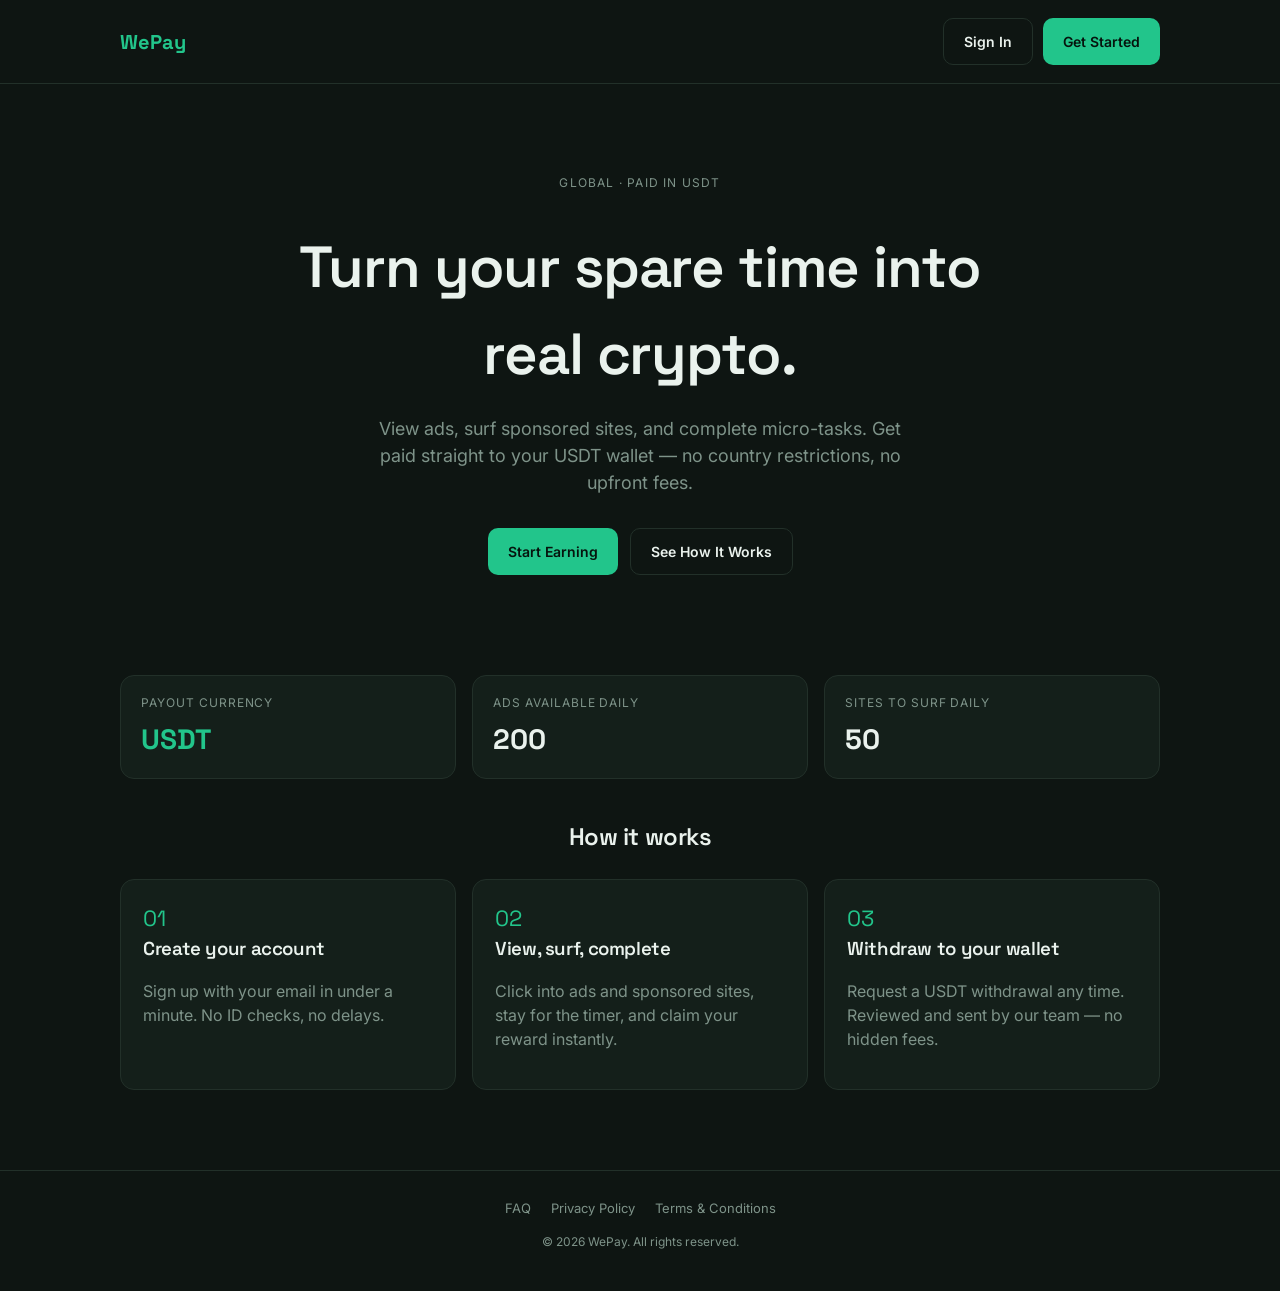
<file: index.html>
<!DOCTYPE html>
<html lang="en">
<head>
<meta charset="UTF-8">
<meta name="viewport" content="width=device-width, initial-scale=1.0">
<title>WePay — Earn Real USDT Online</title>
     <meta name="description" content="Access available online tasks, track your rewards and review withdrawal requests with WePay." />
    <meta property="og:title" content="Skill — USDT payout since 2022" />
    <meta property="og:description" content="Access available online tasks, track your rewards and review withdrawal requests with WePay." />
    <meta property="og:image" content="https://i.ibb.co/spwwsr0Z/file-000000009a40820abc01b8e87c759ca1.png" />
    <meta property="og:type" content="website" />
    <meta name="twitter:card" content="summary_large_image" />
    <meta name="twitter:title" content="WePay — Paying USDT since 2022 " />
    <meta name="twitter:description" content="Access available online tasks, track your rewards and review withdrawal requests with WePay." />
    <meta name="twitter:image" content="https://i.ibb.co/spwwsr0Z/file-000000009a40820abc01b8e87c759ca1.png" />
<meta name="description" content="Complete simple online tasks, view ads, and surf sites to earn real USDT. Withdraw to your crypto wallet anytime.">
<link rel="preconnect" href="https://fonts.googleapis.com">
<link href="https://fonts.googleapis.com/css2?family=Space+Grotesk:wght@600;700&family=Inter:wght@400;500;600&display=swap" rel="stylesheet">
<link rel="stylesheet" href="assets/style.css">
  <link rel="icon" type="image/svg+xml" href="data:image/svg+xml,<svg xmlns=%22http://www.w3.org/2000/svg%22 viewBox=%220 0 100 100%22><text y=%22.9em%22 font-size=%2290%22>🚀</text></svg>">

</head>
<body>

<div style="border-bottom:1px solid var(--line);">
  <div class="wp-container" style="display:flex; align-items:center; justify-content:space-between; padding:18px 20px;">
    <span class="wp-logo" style="font-family:'Space Grotesk'; font-weight:700; font-size:20px; color:var(--accent);">WePay</span>
    <div style="display:flex; gap:10px;">
      <a href="login" class="btn btn-outline">Sign In</a>
      <a href="register" class="btn btn-primary">Get Started</a>
    </div>
  </div>
</div>

<section class="hero">
  <p class="muted" style="letter-spacing:.1em; text-transform:uppercase; font-size:12px;">Global · Paid in USDT</p>
  <h1>Turn your spare time into real crypto.</h1>
  <p>View ads, surf sponsored sites, and complete micro-tasks. Get paid straight to your USDT wallet — no country restrictions, no upfront fees.</p>
  <div class="hero-actions">
    <a href="register" class="btn btn-primary">Start Earning</a>
    <a href="faq" class="btn btn-outline">See How It Works</a>
  </div>
</section>

<div class="wp-container wp-grid cols-3 mt-40">
  <div class="stat"><div class="label">Payout Currency</div><div class="value accent">USDT</div></div>
  <div class="stat"><div class="label">Ads Available Daily</div><div class="value">200</div></div>
  <div class="stat"><div class="label">Sites to Surf Daily</div><div class="value">50</div></div>
</div>

<div class="wp-container mt-40" style="padding-bottom:80px;">
  <h2 class="center">How it works</h2>
  <div class="wp-grid cols-3 mt-24">
    <div class="card">
      <div class="reward" style="color:var(--accent); font-family:'Space Grotesk'; font-size:22px;">01</div>
      <h3>Create your account</h3>
      <p class="muted">Sign up with your email in under a minute. No ID checks, no delays.</p>
    </div>
    <div class="card">
      <div class="reward" style="color:var(--accent); font-family:'Space Grotesk'; font-size:22px;">02</div>
      <h3>View, surf, complete</h3>
      <p class="muted">Click into ads and sponsored sites, stay for the timer, and claim your reward instantly.</p>
    </div>
    <div class="card">
      <div class="reward" style="color:var(--accent); font-family:'Space Grotesk'; font-size:22px;">03</div>
      <h3>Withdraw to your wallet</h3>
      <p class="muted">Request a USDT withdrawal any time. Reviewed and sent by our team — no hidden fees.</p>
    </div>
  </div>
</div>


<footer style="border-top:1px solid var(--line); padding:28px 20px; text-align:center;">
  <div class="wp-container" style="display:flex; justify-content:center; gap:20px; flex-wrap:wrap;">
    <a href="faq" class="muted" style="font-size:13px;">FAQ</a>
    <a href="privacy" class="muted" style="font-size:13px;">Privacy Policy</a>
    <a href="terms" class="muted" style="font-size:13px;">Terms & Conditions</a>
  </div>
  <p class="muted" style="font-size:12px; margin-top:14px;">© 2026 WePay. All rights reserved.</p>
</footer>

</body>
</html>
</file>
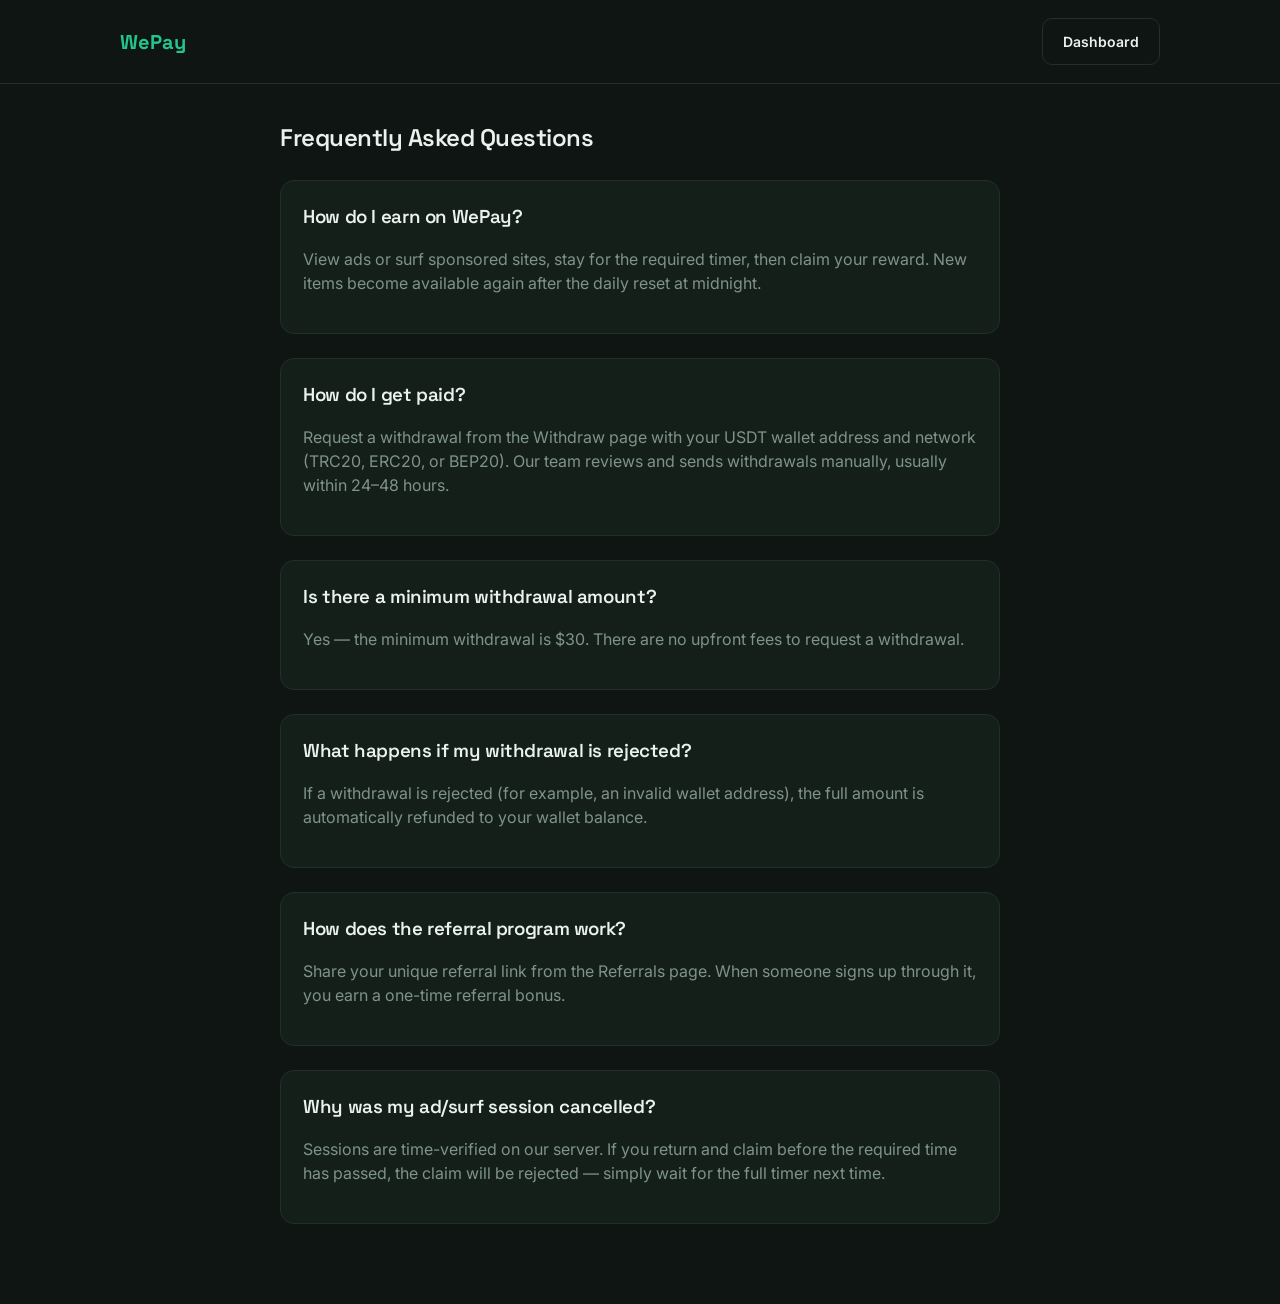
<file: faq.html>
<!DOCTYPE html>
<html lang="en">
<head>
<meta charset="UTF-8"><meta name="viewport" content="width=device-width, initial-scale=1.0">
<title>FAQ — WePay</title>
<link href="https://fonts.googleapis.com/css2?family=Space+Grotesk:wght@600;700&family=Inter:wght@400;500;600&display=swap" rel="stylesheet">
<link rel="stylesheet" href="assets/style.css">
  <link rel="icon" type="image/svg+xml" href="data:image/svg+xml,<svg xmlns=%22http://www.w3.org/2000/svg%22 viewBox=%220 0 100 100%22><text y=%22.9em%22 font-size=%2290%22>❓</text></svg>">

</head>
<body>
<div style="border-bottom:1px solid var(--line);">
  <div class="wp-container" style="display:flex; align-items:center; justify-content:space-between; padding:18px 20px;">
    <a href="index" class="wp-logo" style="font-family:'Space Grotesk'; font-weight:700; font-size:20px; color:var(--accent);">WePay</a>
    <a href="dashboard" class="btn btn-outline">Dashboard</a>
  </div>
</div>

<div class="wp-container wp-page" style="max-width:760px;">
  <h2>Frequently Asked Questions</h2>

  <div class="card mt-24">
    <h3>How do I earn on WePay?</h3>
    <p class="muted">View ads or surf sponsored sites, stay for the required timer, then claim your reward. New items become available again after the daily reset at midnight.</p>
  </div>
  <div class="card mt-24">
    <h3>How do I get paid?</h3>
    <p class="muted">Request a withdrawal from the Withdraw page with your USDT wallet address and network (TRC20, ERC20, or BEP20). Our team reviews and sends withdrawals manually, usually within 24–48 hours.</p>
  </div>
  <div class="card mt-24">
    <h3>Is there a minimum withdrawal amount?</h3>
    <p class="muted">Yes — the minimum withdrawal is $30. There are no upfront fees to request a withdrawal.</p>
  </div>
  <div class="card mt-24">
    <h3>What happens if my withdrawal is rejected?</h3>
    <p class="muted">If a withdrawal is rejected (for example, an invalid wallet address), the full amount is automatically refunded to your wallet balance.</p>
  </div>
  <div class="card mt-24">
    <h3>How does the referral program work?</h3>
    <p class="muted">Share your unique referral link from the Referrals page. When someone signs up through it, you earn a one-time referral bonus.</p>
  </div>
  <div class="card mt-24">
    <h3>Why was my ad/surf session cancelled?</h3>
    <p class="muted">Sessions are time-verified on our server. If you return and claim before the required time has passed, the claim will be rejected — simply wait for the full timer next time.</p>
  </div>
</div>
</body>
</html>
</file>
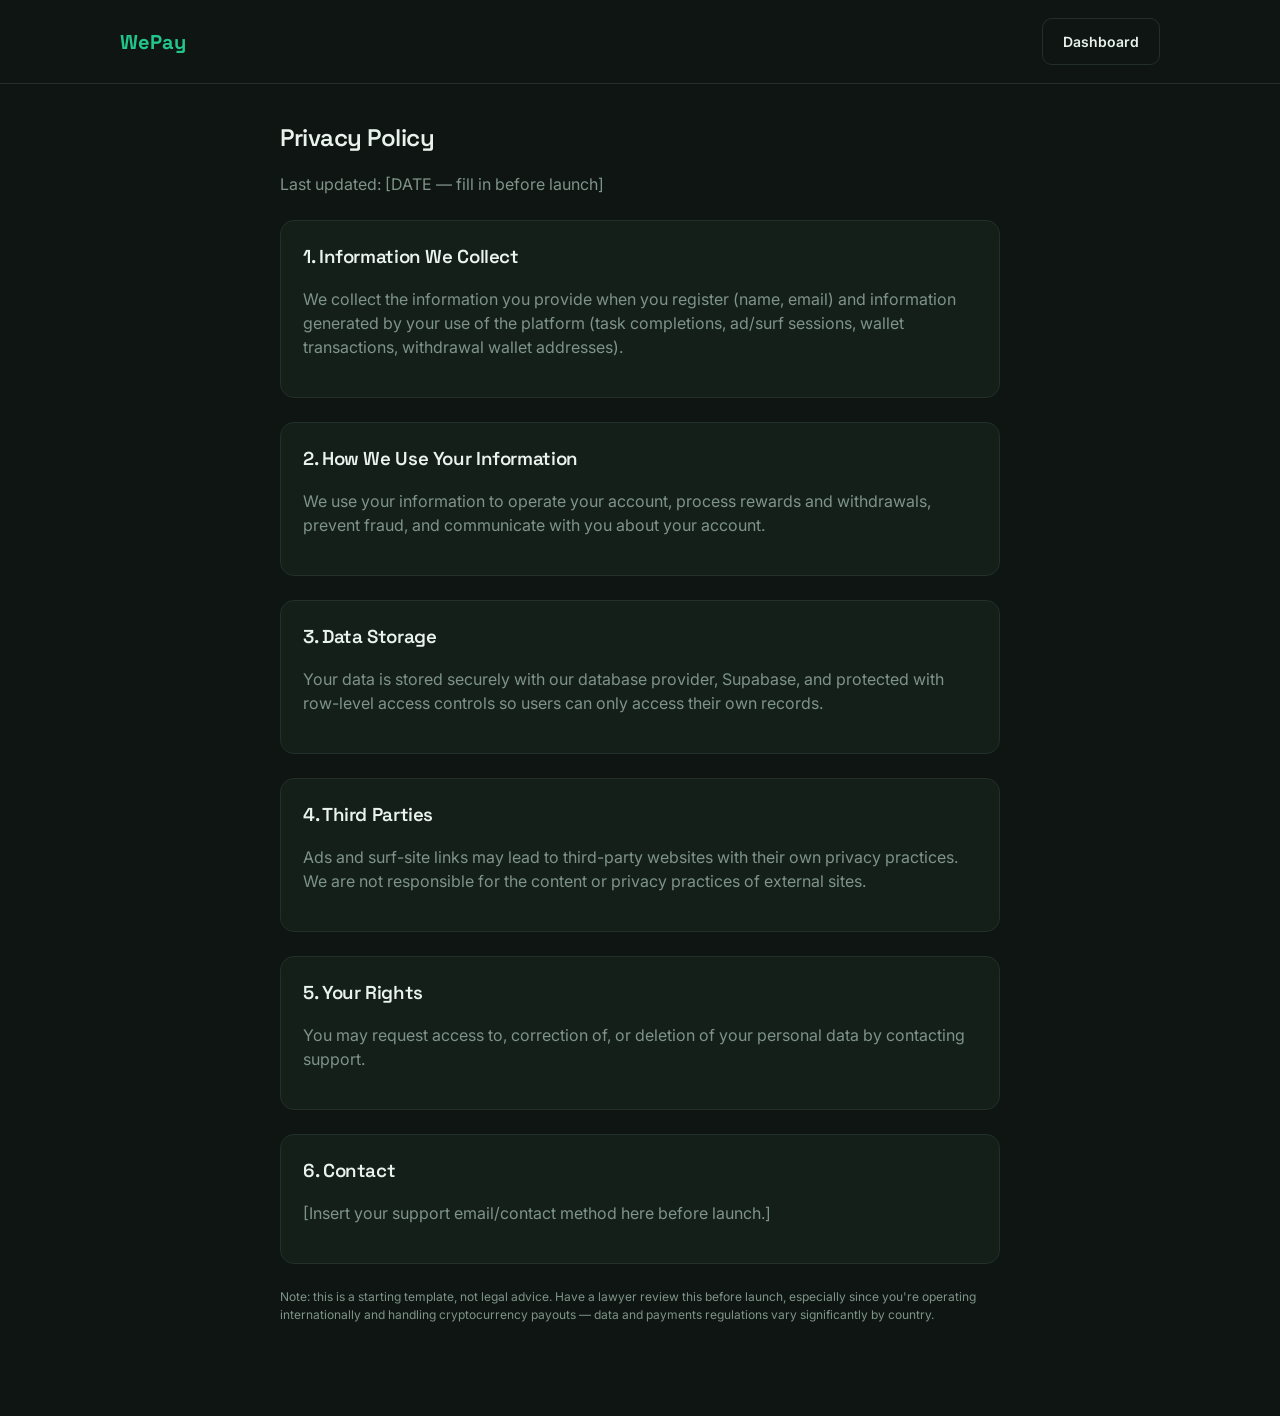
<file: privacy.html>
<!DOCTYPE html>
<html lang="en">
<head>
<meta charset="UTF-8"><meta name="viewport" content="width=device-width, initial-scale=1.0">
<title>Privacy Policy — WePay</title>
<link href="https://fonts.googleapis.com/css2?family=Space+Grotesk:wght@600;700&family=Inter:wght@400;500;600&display=swap" rel="stylesheet">
<link rel="stylesheet" href="assets/style.css">
  <link rel="icon" type="image/svg+xml" href="data:image/svg+xml,<svg xmlns=%22http://www.w3.org/2000/svg%22 viewBox=%220 0 100 100%22><text y=%22.9em%22 font-size=%2290%22>🔒</text></svg>">

</head>
<body>
<div style="border-bottom:1px solid var(--line);">
  <div class="wp-container" style="display:flex; align-items:center; justify-content:space-between; padding:18px 20px;">
    <a href="index" class="wp-logo" style="font-family:'Space Grotesk'; font-weight:700; font-size:20px; color:var(--accent);">WePay</a>
    <a href="dashboard" class="btn btn-outline">Dashboard</a>
  </div>
</div>

<div class="wp-container wp-page" style="max-width:760px;">
  <h2>Privacy Policy</h2>
  <p class="muted">Last updated: [DATE — fill in before launch]</p>

  <div class="card mt-24">
    <h3>1. Information We Collect</h3>
    <p class="muted">We collect the information you provide when you register (name, email) and information generated by your use of the platform (task completions, ad/surf sessions, wallet transactions, withdrawal wallet addresses).</p>
  </div>
  <div class="card mt-24">
    <h3>2. How We Use Your Information</h3>
    <p class="muted">We use your information to operate your account, process rewards and withdrawals, prevent fraud, and communicate with you about your account.</p>
  </div>
  <div class="card mt-24">
    <h3>3. Data Storage</h3>
    <p class="muted">Your data is stored securely with our database provider, Supabase, and protected with row-level access controls so users can only access their own records.</p>
  </div>
  <div class="card mt-24">
    <h3>4. Third Parties</h3>
    <p class="muted">Ads and surf-site links may lead to third-party websites with their own privacy practices. We are not responsible for the content or privacy practices of external sites.</p>
  </div>
  <div class="card mt-24">
    <h3>5. Your Rights</h3>
    <p class="muted">You may request access to, correction of, or deletion of your personal data by contacting support.</p>
  </div>
  <div class="card mt-24">
    <h3>6. Contact</h3>
    <p class="muted">[Insert your support email/contact method here before launch.]</p>
  </div>

  <p class="muted mt-24" style="font-size:12px;">
    Note: this is a starting template, not legal advice. Have a lawyer review this before launch, especially since you're operating internationally and handling cryptocurrency payouts — data and payments regulations vary significantly by country.
  </p>
</div>
</body>
</html>
</file>
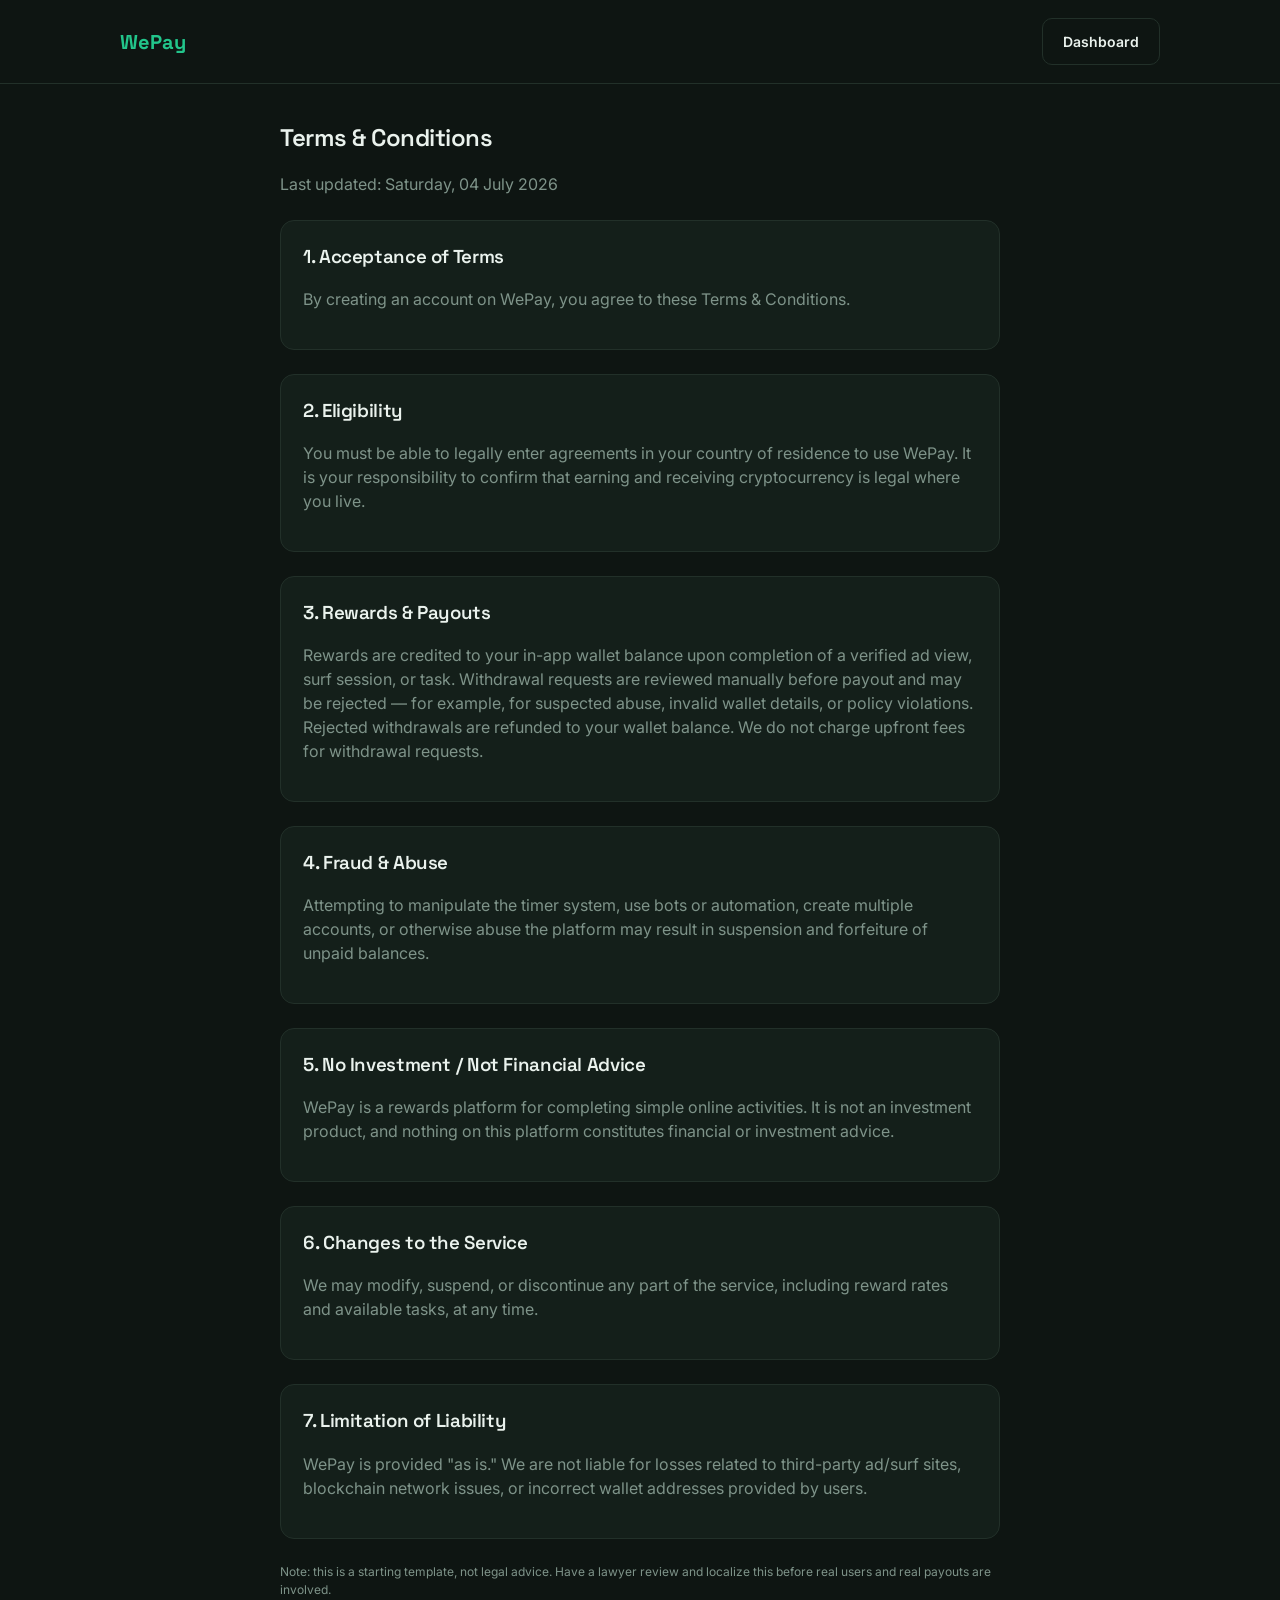
<file: terms.html>
<!DOCTYPE html>
<html lang="en">
<head>
<meta charset="UTF-8"><meta name="viewport" content="width=device-width, initial-scale=1.0">
<title>Terms & Conditions — WePay</title>
<link href="https://fonts.googleapis.com/css2?family=Space+Grotesk:wght@600;700&family=Inter:wght@400;500;600&display=swap" rel="stylesheet">
<link rel="stylesheet" href="assets/style.css">
  <link rel="icon" type="image/svg+xml" href="data:image/svg+xml,<svg xmlns=%22http://www.w3.org/2000/svg%22 viewBox=%220 0 100 100%22><text y=%22.9em%22 font-size=%2290%22>🛡️</text></svg>">

</head>
<body>
<div style="border-bottom:1px solid var(--line);">
  <div class="wp-container" style="display:flex; align-items:center; justify-content:space-between; padding:18px 20px;">
    <a href="index" class="wp-logo" style="font-family:'Space Grotesk'; font-weight:700; font-size:20px; color:var(--accent);">WePay</a>
    <a href="dashboard" class="btn btn-outline">Dashboard</a>
  </div>
</div>

<div class="wp-container wp-page" style="max-width:760px;">
  <h2>Terms & Conditions</h2>
  <p class="muted">Last updated: Saturday, 04 July 2026</p>

  <div class="card mt-24">
    <h3>1. Acceptance of Terms</h3>
    <p class="muted">By creating an account on WePay, you agree to these Terms & Conditions.</p>
  </div>
  <div class="card mt-24">
    <h3>2. Eligibility</h3>
    <p class="muted">You must be able to legally enter agreements in your country of residence to use WePay. It is your responsibility to confirm that earning and receiving cryptocurrency is legal where you live.</p>
  </div>
  <div class="card mt-24">
    <h3>3. Rewards & Payouts</h3>
    <p class="muted">Rewards are credited to your in-app wallet balance upon completion of a verified ad view, surf session, or task. Withdrawal requests are reviewed manually before payout and may be rejected — for example, for suspected abuse, invalid wallet details, or policy violations. Rejected withdrawals are refunded to your wallet balance. We do not charge upfront fees for withdrawal requests.</p>
  </div>
  <div class="card mt-24">
    <h3>4. Fraud & Abuse</h3>
    <p class="muted">Attempting to manipulate the timer system, use bots or automation, create multiple accounts, or otherwise abuse the platform may result in suspension and forfeiture of unpaid balances.</p>
  </div>
  <div class="card mt-24">
    <h3>5. No Investment / Not Financial Advice</h3>
    <p class="muted">WePay is a rewards platform for completing simple online activities. It is not an investment product, and nothing on this platform constitutes financial or investment advice.</p>
  </div>
  <div class="card mt-24">
    <h3>6. Changes to the Service</h3>
    <p class="muted">We may modify, suspend, or discontinue any part of the service, including reward rates and available tasks, at any time.</p>
  </div>
  <div class="card mt-24">
    <h3>7. Limitation of Liability</h3>
    <p class="muted">WePay is provided "as is." We are not liable for losses related to third-party ad/surf sites, blockchain network issues, or incorrect wallet addresses provided by users.</p>
  </div>

  <p class="muted mt-24" style="font-size:12px;">
    Note: this is a starting template, not legal advice. Have a lawyer review and localize this before real users and real payouts are involved.
  </p>
</div>
</body>
</html>
</file>
<file: assets/style.css>
/* ===== WePay design system =====
   Palette: ink #0E1512, panel #141F1A, line #223029,
   accent (USDT green) #22C58B, gold #E8B84B, text #EAF2ED, muted #7E9389
*/
:root{
  --ink:#0E1512; --panel:#141F1A; --panel2:#182620; --line:#223029;
  --accent:#22C58B; --accent-dark:#189568; --gold:#E8B84B;
  --text:#EAF2ED; --muted:#7E9389; --danger:#E8604B;
}
*{box-sizing:border-box;}
body{
  margin:0; background:var(--ink); color:var(--text);
  font-family:'Inter',-apple-system,BlinkMacSystemFont,sans-serif;
  line-height:1.5;
}
h1,h2,h3{ font-family:'Space Grotesk','Inter',sans-serif; font-weight:600; letter-spacing:-0.02em; margin:0 0 .4em; }
a{color:inherit; text-decoration:none;}
.wp-container{max-width:1080px; margin:0 auto; padding:0 20px;}

/* Nav */
#wp-nav{border-bottom:1px solid var(--line); background:rgba(20,31,26,.7); backdrop-filter:blur(8px); position:sticky; top:0; z-index:10;}
.wp-nav-inner{max-width:1080px; margin:0 auto; padding:14px 20px; display:flex; align-items:center; gap:24px;}
.wp-logo{font-family:'Space Grotesk',sans-serif; font-weight:700; font-size:20px; color:var(--accent);}
.wp-links{display:flex; gap:18px; flex:1; flex-wrap:wrap;}

/* Mobile hamburger nav */
.wp-hamburger{display:none; background:none; border:none; color:var(--text); font-size:22px; cursor:pointer; padding:4px 8px;}
@media(max-width:700px){
  .wp-hamburger{display:block;}
  .wp-links{
    display:none; position:absolute; top:100%; left:0; right:0;
    flex-direction:column; gap:0; background:var(--panel); border-bottom:1px solid var(--line);
    padding:8px 20px 16px;
  }
  .wp-links.open{display:flex;}
  .wp-links a{padding:12px 0; border-bottom:1px solid var(--line);}
  .wp-nav-inner{position:relative; flex-wrap:nowrap;}
}
.wp-links a{color:var(--muted); font-size:14px; padding:6px 0; border-bottom:2px solid transparent;}
.wp-links a.active, .wp-links a:hover{color:var(--text); border-bottom-color:var(--accent);}
.wp-signout{background:none; border:1px solid var(--line); color:var(--muted); padding:7px 14px; border-radius:8px; cursor:pointer; font-size:13px;}
.wp-signout:hover{color:var(--danger); border-color:var(--danger);}

/* Layout helpers */
.wp-page{padding:36px 20px 80px;}
.wp-grid{display:grid; gap:16px;}
.cols-3{grid-template-columns:repeat(3,1fr);}
.cols-2{grid-template-columns:repeat(2,1fr);}
@media(max-width:800px){.cols-3,.cols-2{grid-template-columns:1fr;}}

/* Cards */
.card{background:var(--panel); border:1px solid var(--line); border-radius:14px; padding:22px;}
.stat{background:var(--panel); border:1px solid var(--line); border-radius:14px; padding:18px 20px;}
.stat .label{color:var(--muted); font-size:12px; text-transform:uppercase; letter-spacing:.08em;}
.stat .value{font-family:'Space Grotesk',sans-serif; font-size:28px; font-weight:700; margin-top:6px;}
.stat .value.accent{color:var(--accent);}

/* Buttons */
.btn{display:inline-flex; align-items:center; justify-content:center; gap:8px; border:none; border-radius:10px;
  padding:12px 20px; font-size:14px; font-weight:600; cursor:pointer; font-family:inherit;}
.btn-primary{background:var(--accent); color:#06140D;}
.btn-primary:hover{background:var(--accent-dark);}
.btn-primary:disabled{background:var(--line); color:var(--muted); cursor:not-allowed;}
.btn-outline{background:transparent; border:1px solid var(--line); color:var(--text);}
.btn-outline:hover{border-color:var(--accent); color:var(--accent);}
.btn-danger{background:transparent; border:1px solid var(--danger); color:var(--danger);}
.btn-block{width:100%;}

/* Forms */
label{display:block; font-size:13px; color:var(--muted); margin:14px 0 6px;}
input,select{
  width:100%; background:var(--panel2); border:1px solid var(--line); color:var(--text);
  padding:11px 13px; border-radius:9px; font-size:14px; font-family:inherit;
}
input:focus,select:focus{outline:none; border-color:var(--accent);}

/* Item grid (ads/surf) */
.item{background:var(--panel); border:1px solid var(--line); border-radius:12px; padding:16px; display:flex; flex-direction:column; gap:8px; position:relative; overflow:hidden;}
.item .reward{color:var(--gold); font-weight:700; font-family:'Space Grotesk',sans-serif; font-size:18px;}
.item .badge{font-size:11px; padding:3px 8px; border-radius:20px; border:1px solid var(--line); color:var(--muted); width:fit-content;}
.item .badge.done{color:var(--accent); border-color:var(--accent);}
.item .badge.pending{color:var(--gold); border-color:var(--gold);}
.item.is-claimed .item-content{filter:blur(3px) grayscale(70%); opacity:.45; pointer-events:none; user-select:none;}
.item.is-claimed::after{
  content:'✓ Claimed Today'; position:absolute; inset:0; display:flex; align-items:center; justify-content:center;
  background:rgba(14,21,18,.25); color:var(--accent); font-weight:700; font-size:14px; border-radius:12px;
}

/* Alert banners (ad/surf "stay on site" flow) */
#wp-alerts{display:flex; flex-direction:column; gap:10px; margin:20px 0;}
.wp-alert{display:flex; align-items:center; gap:10px; padding:14px 16px; border-radius:12px; border:1px solid; font-size:14px; background:var(--panel);}
.wp-alert-warning{border-color:var(--gold); color:var(--gold);}
.wp-alert-success{border-color:var(--accent); color:var(--accent);}
.wp-alert-msg{flex:1; color:var(--text); line-height:1.4;}
.wp-alert-close{cursor:pointer; color:var(--muted); font-size:18px; line-height:1; padding:0 4px;}
.wp-alert-close:hover{color:var(--text);}

/* Table (admin) */
table{width:100%; border-collapse:collapse; font-size:13px;}
th{text-align:left; color:var(--muted); font-weight:500; padding:10px 12px; border-bottom:1px solid var(--line); font-size:12px; text-transform:uppercase; letter-spacing:.05em;}
td{padding:10px 12px; border-bottom:1px solid var(--line);}
tr:hover td{background:var(--panel2);}
.pill{padding:3px 10px; border-radius:20px; font-size:11px; font-weight:600;}
.pill.pending{background:#3a2f14; color:var(--gold);}
.pill.paid, .pill.approved{background:#123a2a; color:var(--accent);}
.pill.rejected, .pill.cancelled{background:#3a1a14; color:var(--danger);}

/* Admin tabs */
.tabs{display:flex; gap:6px; margin-bottom:20px; border-bottom:1px solid var(--line);}
.tab{padding:10px 16px; color:var(--muted); cursor:pointer; border-bottom:2px solid transparent; font-size:14px;}
.tab.active{color:var(--text); border-bottom-color:var(--accent);}

/* Toast */
.wp-toast{position:fixed; bottom:24px; left:50%; transform:translateX(-50%) translateY(20px); background:var(--panel2);
  border:1px solid var(--accent); color:var(--text); padding:12px 20px; border-radius:10px; opacity:0; transition:.25s; z-index:100; font-size:14px;}
.wp-toast.show{opacity:1; transform:translateX(-50%) translateY(0);}
.wp-toast-error{border-color:var(--danger);}

/* Landing */
.hero{padding:90px 20px 60px; text-align:center;}
.hero h1{font-size:clamp(32px,6vw,58px); max-width:760px; margin:0 auto .3em;}
.hero p{color:var(--muted); font-size:18px; max-width:560px; margin:0 auto 32px;}
.hero-actions{display:flex; gap:12px; justify-content:center;}
.muted{color:var(--muted);}
.center{text-align:center;}
.mt-24{margin-top:24px;} .mt-40{margin-top:40px;}
.auth-card{max-width:400px; margin:80px auto; padding:32px;}
</file>
